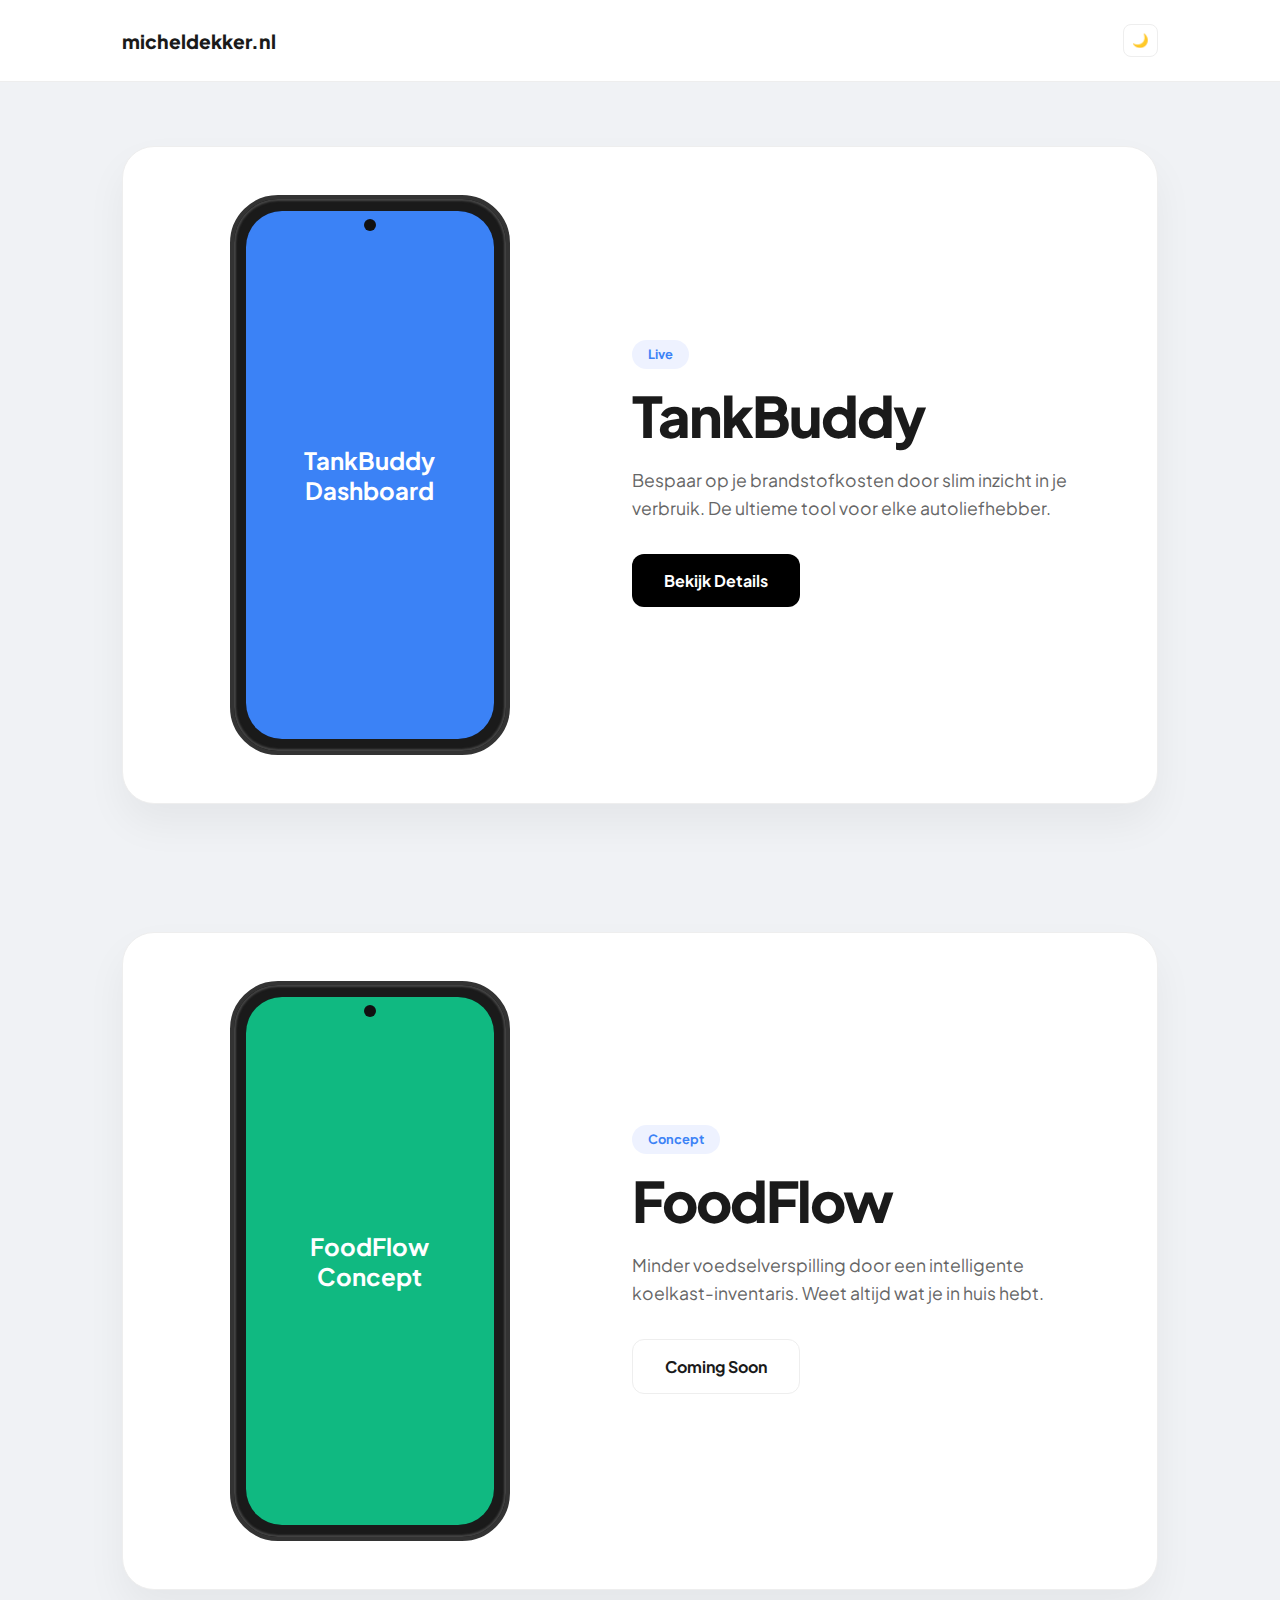
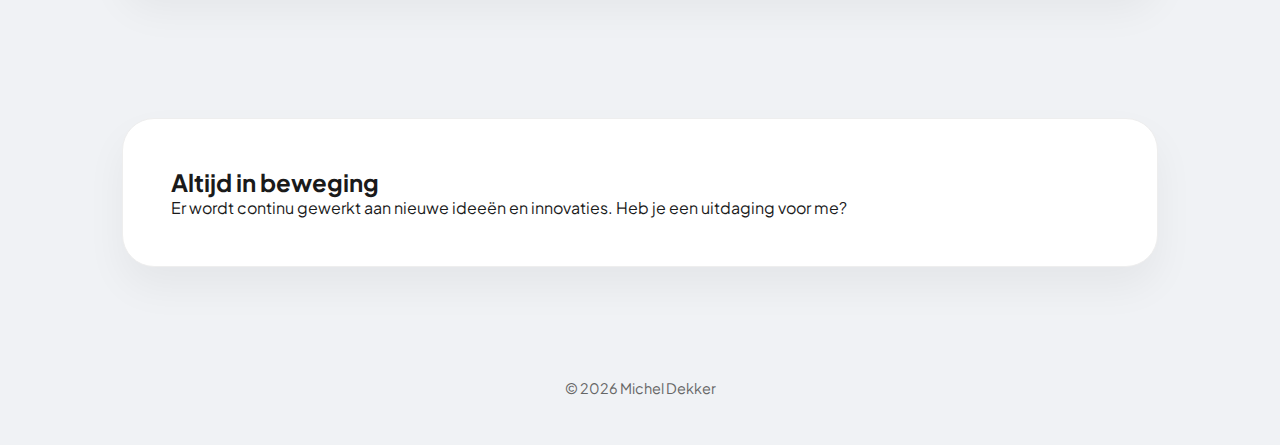
<file: index.html>
<!DOCTYPE html>
<html lang="nl" data-theme="light">
<head>
    <meta charset="UTF-8">
    <meta name="viewport" content="width=device-width, initial-scale=1.0">
    <title>Michel Dekker | App Portfolio</title>
    <link rel="stylesheet" href="style/style.css">
    <link href="https://fonts.googleapis.com/css2?family=Plus+Jakarta+Sans:wght@400;600;800&display=swap" rel="stylesheet">
</head>
<body>

    <nav class="top-nav">
        <div class="container nav-content">
            <span class="logo">micheldekker.nl</span>
            <button id="theme-toggle" aria-label="Wissel thema">
                <span class="icon-sun">☀️</span>
                <span class="icon-moon">🌙</span>
            </button>
        </div>
    </nav>

    <main class="main-content">
        <section class="app-section">
            <div class="container">
                <div class="app-card">
                    <div class="phone-container">
                        <div class="nothing-phone">
                            <div class="phone-bezel">
                                <div class="camera-dot"></div>
                                <div class="screen-overflow">
                                    <div class="slideshow">
                                        <div class="slide active" style="background: #3b82f6;"><span>TankBuddy<br>Dashboard</span></div>
                                        <div class="slide" style="background: #2563eb;"><span>Inzicht in<br>Verbruik</span></div>
                                    </div>
                                </div>
                            </div>
                        </div>
                    </div>

                    <div class="app-details">
                        <span class="badge">Live</span>
                        <h1>TankBuddy</h1>
                        <p class="description">Bespaar op je brandstofkosten door slim inzicht in je verbruik. De ultieme tool voor elke autoliefhebber.</p>
                        <div class="action-buttons">
                            <a href="tankbuddy.html" class="btn btn-primary">Bekijk Details</a>
                        </div>
                    </div>
                </div>
            </div>
        </section>

        <section class="app-section">
            <div class="container">
                <div class="app-card reverse">
                    <div class="phone-container">
                        <div class="nothing-phone">
                            <div class="phone-bezel">
                                <div class="camera-dot"></div>
                                <div class="screen-overflow">
                                    <div class="slideshow">
                                        <div class="slide active" style="background: #10b981;"><span>FoodFlow<br>Concept</span></div>
                                        <div class="slide" style="background: #059669;"><span>Slimme<br>Recepten</span></div>
                                    </div>
                                </div>
                            </div>
                        </div>
                    </div>

                    <div class="app-details">
                        <span class="badge concept">Concept</span>
                        <h1>FoodFlow</h1>
                        <p class="description">Minder voedselverspilling door een intelligente koelkast-inventaris. Weet altijd wat je in huis hebt.</p>
                        <div class="action-buttons">
                            <a href="#" class="btn btn-secondary">Coming Soon</a>
                        </div>
                    </div>
                </div>
            </div>
        </section>

        <section class="app-section future-projects">
            <div class="container">
                <div class="app-card mini-card">
                    <div class="mini-info">
                        <h2>Altijd in beweging</h2>
                        <p>Er wordt continu gewerkt aan nieuwe ideeën en innovaties. Heb je een uitdaging voor me?</p>
                    </div>
                </div>
            </div>
        </section>
    </main>

    <footer>
        <p>&copy; 2026 Michel Dekker</p>
    </footer>

    <script>
        // Slideshow Logica voor alle kaarten
        const slideshows = document.querySelectorAll('.slideshow');
        slideshows.forEach(show => {
            const slides = show.querySelectorAll('.slide');
            let current = 0;
            setInterval(() => {
                slides[current].classList.remove('active');
                current = (current + 1) % slides.length;
                slides[current].classList.add('active');
            }, 2000);
        });

        // Theme Toggle
        const themeToggle = document.getElementById('theme-toggle');
        themeToggle.addEventListener('click', () => {
            const newTheme = document.documentElement.getAttribute('data-theme') === 'light' ? 'dark' : 'light';
            document.documentElement.setAttribute('data-theme', newTheme);
            localStorage.setItem('theme', newTheme);
        });
        const savedTheme = localStorage.getItem('theme');
        if (savedTheme) document.documentElement.setAttribute('data-theme', savedTheme);
    </script>
</body>
</html>
</file>
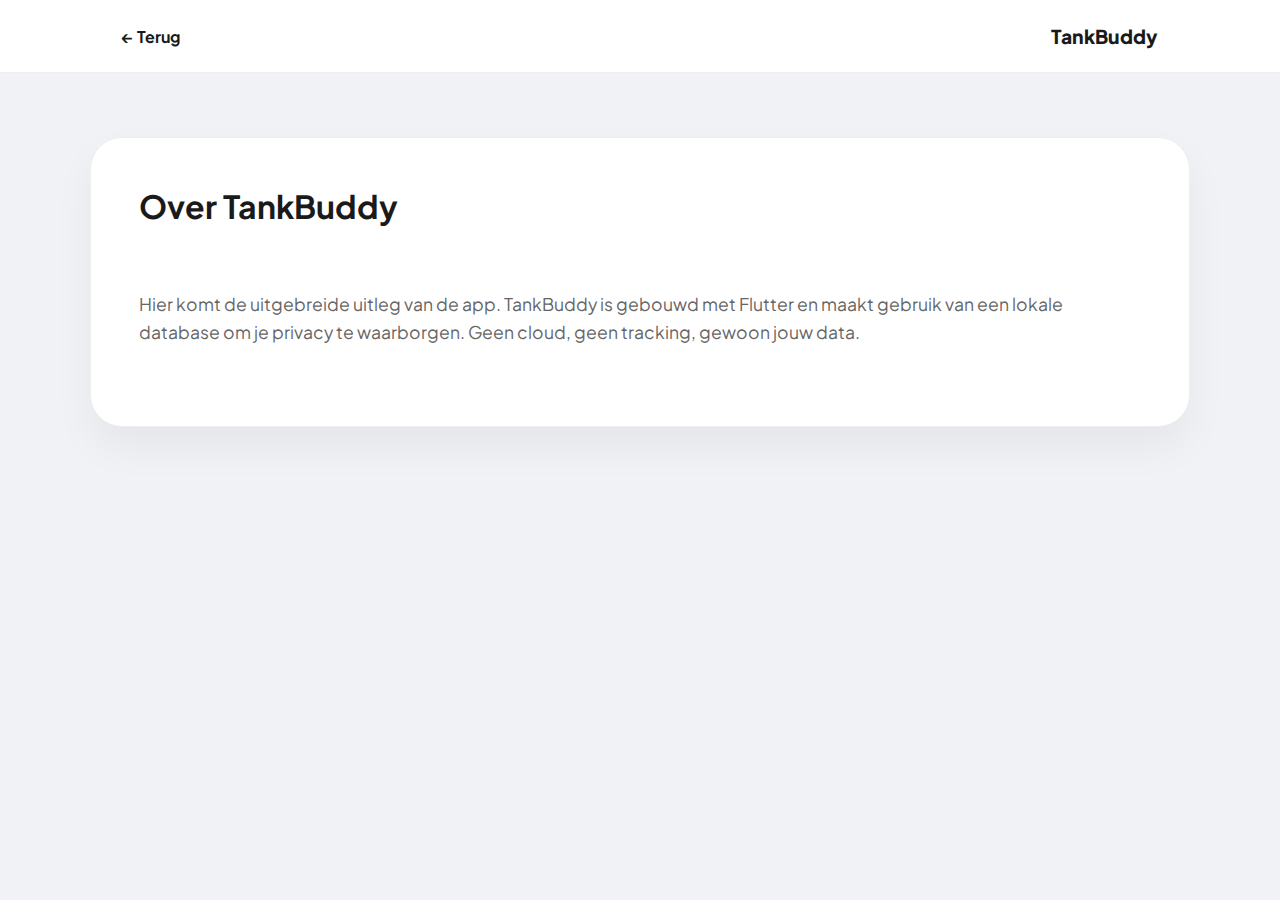
<file: tankbuddy.html>
<!DOCTYPE html>
<html lang="nl" data-theme="light">
<head>
    <meta charset="UTF-8">
    <meta name="viewport" content="width=device-width, initial-scale=1.0">
    <title>TankBuddy Details | Michel Dekker</title>
    <link rel="stylesheet" href="style/style.css">
    <link href="https://fonts.googleapis.com/css2?family=Plus+Jakarta+Sans:wght@400;600;800&display=swap" rel="stylesheet">
</head>
<body>
    <nav class="top-nav">
        <div class="container nav-content">
            <a href="index.html" style="text-decoration: none; color: inherit; font-weight: bold;">← Terug</a>
            <span class="logo">TankBuddy</span>
        </div>
    </nav>

    <main class="container" style="padding: 4rem 0;">
        <div class="app-card" style="flex-direction: column; align-items: flex-start;">
            <h1>Over TankBuddy</h1>
            <p class="description">
                Hier komt de uitgebreide uitleg van de app. TankBuddy is gebouwd met Flutter 
                en maakt gebruik van een lokale database om je privacy te waarborgen. 
                Geen cloud, geen tracking, gewoon jouw data.
            </p>
            </div>
    </main>
    
    <script>
        // Zorg dat thema overeenkomt met hoofdpagina
        const savedTheme = localStorage.getItem('theme');
        if (savedTheme) document.documentElement.setAttribute('data-theme', savedTheme);
    </script>
</body>
</html>
</file>
<file: style/style.css>
/* --- VARIABLES & THEMES --- */
:root {
    --bg-page: #f0f2f5;
    --bg-card: #ffffff;
    --text-main: #1a1a1a;
    --text-muted: #666666;
    --accent: #000000;
    --accent-btn: #000000;
    --btn-text: #ffffff;
    --border-color: #eeeeee;
    --phone-frame: #1a1a1a;
}

[data-theme="dark"] {
    --bg-page: #0f0f0f;
    --bg-card: #1a1a1a;
    --text-main: #ffffff;
    --text-muted: #a0a0a0;
    --accent: #ffffff;
    --accent-btn: #ffffff;
    --btn-text: #000000;
    --border-color: #333333;
    --phone-frame: #2a2a2a;
}

/* --- BASIS --- */
* { box-sizing: border-box; margin: 0; padding: 0; }
body { 
    font-family: 'Plus Jakarta Sans', sans-serif; 
    background-color: var(--bg-page); 
    color: var(--text-main);
    transition: background 0.3s ease;
}
.container { max-width: 1100px; margin: 0 auto; padding: 0 2rem; }

/* --- NAV --- */
.top-nav { padding: 1.5rem 0; border-bottom: 1px solid var(--border-color); background: var(--bg-card); }
.nav-content { display: flex; justify-content: space-between; align-items: center; }
.logo { font-weight: 800; font-size: 1.2rem; }

#theme-toggle {
    background: none; border: 1px solid var(--border-color); padding: 0.5rem;
    border-radius: 8px; cursor: pointer; color: var(--text-main);
}
[data-theme="light"] .icon-sun, [data-theme="dark"] .icon-moon { display: none; }

/* --- APP CARD (Based on Freepik Layout) --- */
.app-section { padding: 4rem 0; }
.app-card {
    background: var(--bg-card);
    border-radius: 32px;
    display: flex;
    align-items: center;
    padding: 3rem;
    box-shadow: 0 20px 40px rgba(0,0,0,0.05);
    border: 1px solid var(--border-color);
    overflow: hidden;
    gap: 4rem;
}

/* --- NOTHING PHONE (2) CSS FRAME --- */
.phone-container { flex: 1; display: flex; justify-content: center; position: relative; }
.nothing-phone { position: relative; width: 280px; height: 560px; z-index: 2; }

.phone-bezel {
    width: 100%; height: 100%;
    background: var(--phone-frame);
    border-radius: 48px;
    padding: 12px;
    box-shadow: inset 0 0 2px 2px #444;
    position: relative;
    border: 4px solid #333;
}

.screen-overflow {
    width: 100%; height: 100%;
    background: #000;
    border-radius: 36px;
    overflow: hidden;
    position: relative;
}

.camera-dot {
    position: absolute; top: 20px; left: 50%; transform: translateX(-50%);
    width: 12px; height: 12px; background: #111; border-radius: 50%; z-index: 10;
}

.slideshow { width: 100%; height: 100%; position: relative; }
.slide {
    position: absolute; width: 100%; height: 100%;
    display: flex; align-items: center; justify-content: center;
    color: white; font-weight: bold; font-size: 1.5rem; text-align: center;
    opacity: 0; transition: opacity 0.8s ease-in-out;
}
.slide.active { opacity: 1; }

.glyph-bg {
    position: absolute; top: 50%; left: 50%; transform: translate(-50%, -50%);
    width: 400px; height: 400px; background: radial-gradient(circle, var(--text-muted) 0%, transparent 70%);
    opacity: 0.1; z-index: 1;
}

/* --- INFO TEXT --- */
.app-details { flex: 1.2; }
.badge { 
    background: #eef2ff; color: #3b82f6; padding: 0.4rem 1rem; 
    border-radius: 100px; font-size: 0.8rem; font-weight: 700; 
}
[data-theme="dark"] .badge { background: #1e293b; }

.app-details h1 { font-size: 3.5rem; margin: 1rem 0; font-weight: 800; letter-spacing: -2px; }
.description { font-size: 1.1rem; color: var(--text-muted); margin-bottom: 2rem; line-height: 1.6; }

.features { margin-bottom: 2.5rem; }
.feature-item { margin-bottom: 0.5rem; font-weight: 600; display: flex; gap: 10px; }
.feature-item span { color: #10b981; }

.action-buttons { display: flex; gap: 1rem; }
.btn {
    padding: 1rem 2rem; border-radius: 12px; font-weight: 700; text-decoration: none;
    transition: transform 0.2s;
}
.btn:active { transform: scale(0.98); }
.btn-primary { background: var(--accent-btn); color: var(--btn-text); }
.btn-secondary { border: 1px solid var(--border-color); color: var(--text-main); }

/* --- RESPONSIVE --- */
@media (max-width: 900px) {
    .app-card { flex-direction: column; padding: 2rem; text-align: center; }
    .action-buttons { justify-content: center; }
    .feature-item { justify-content: center; }
}

footer { padding: 3rem; text-align: center; color: var(--text-muted); font-size: 0.9rem; }
</file>
